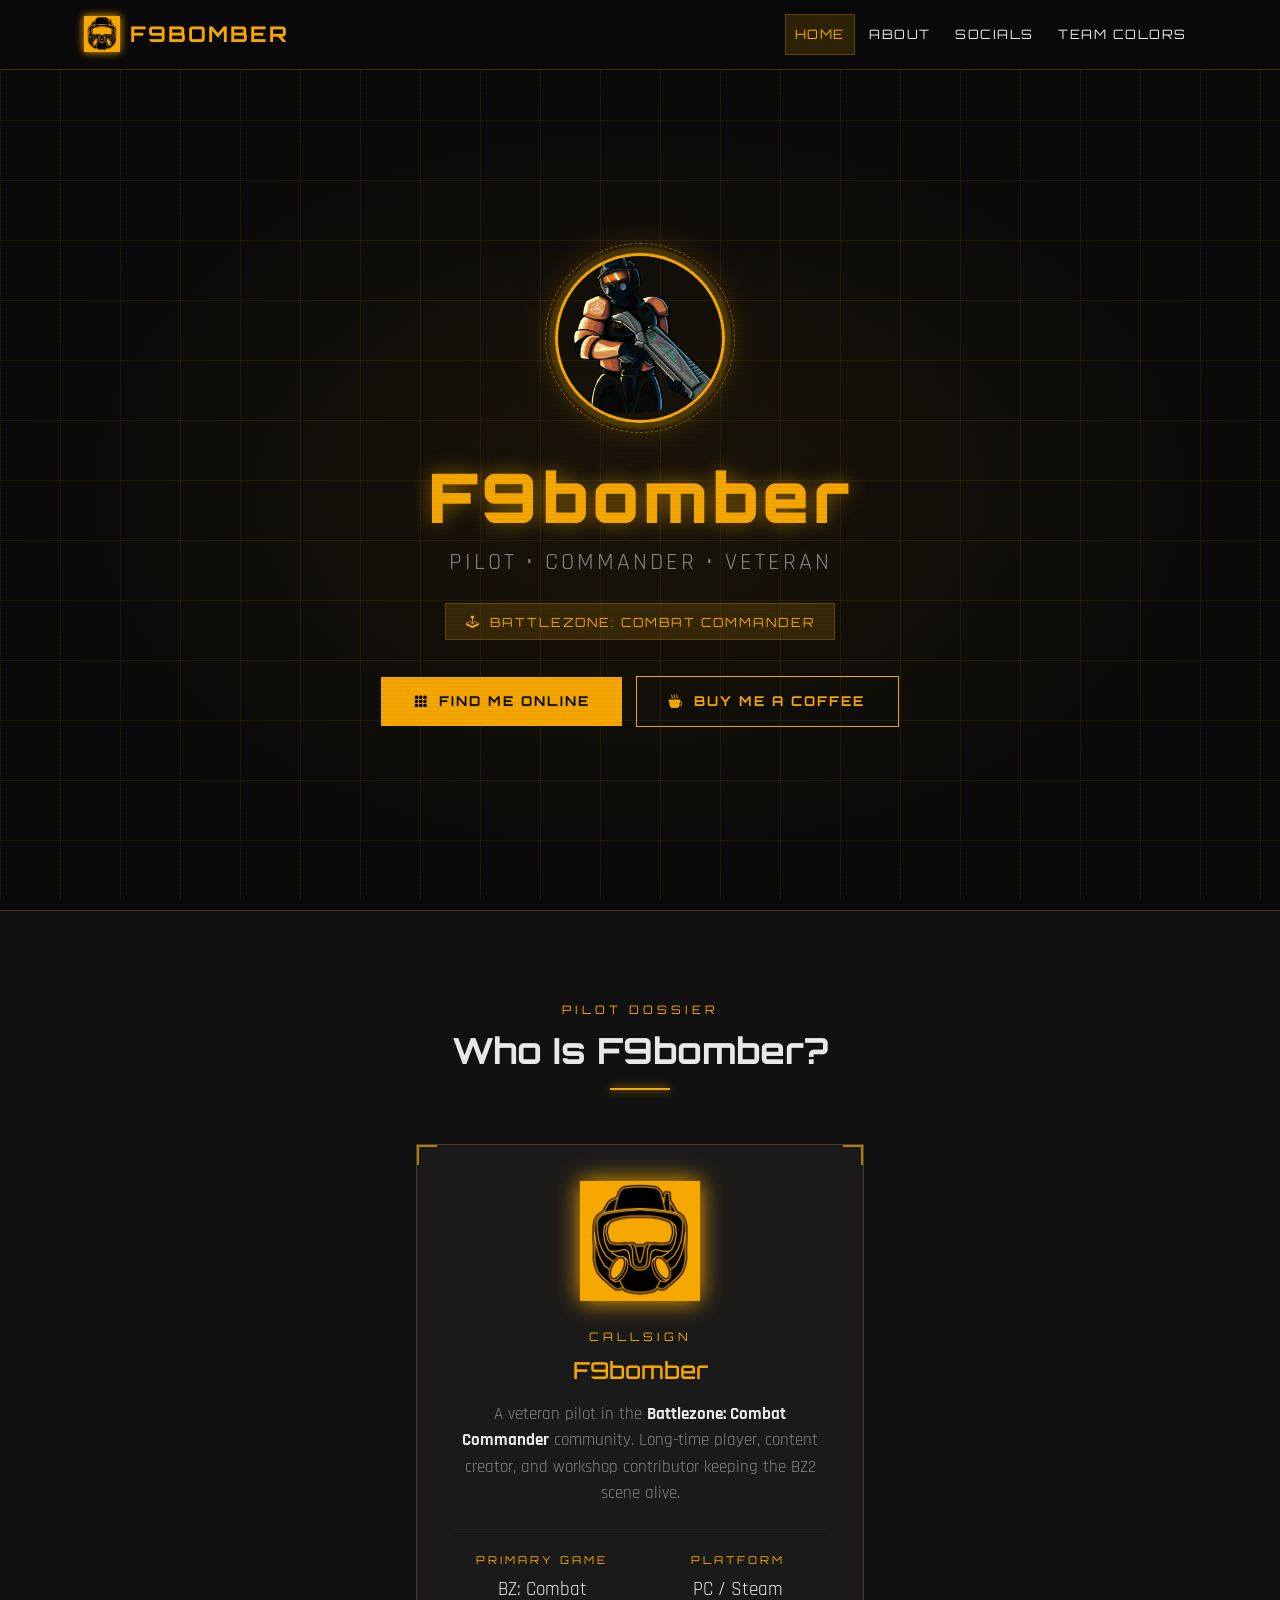
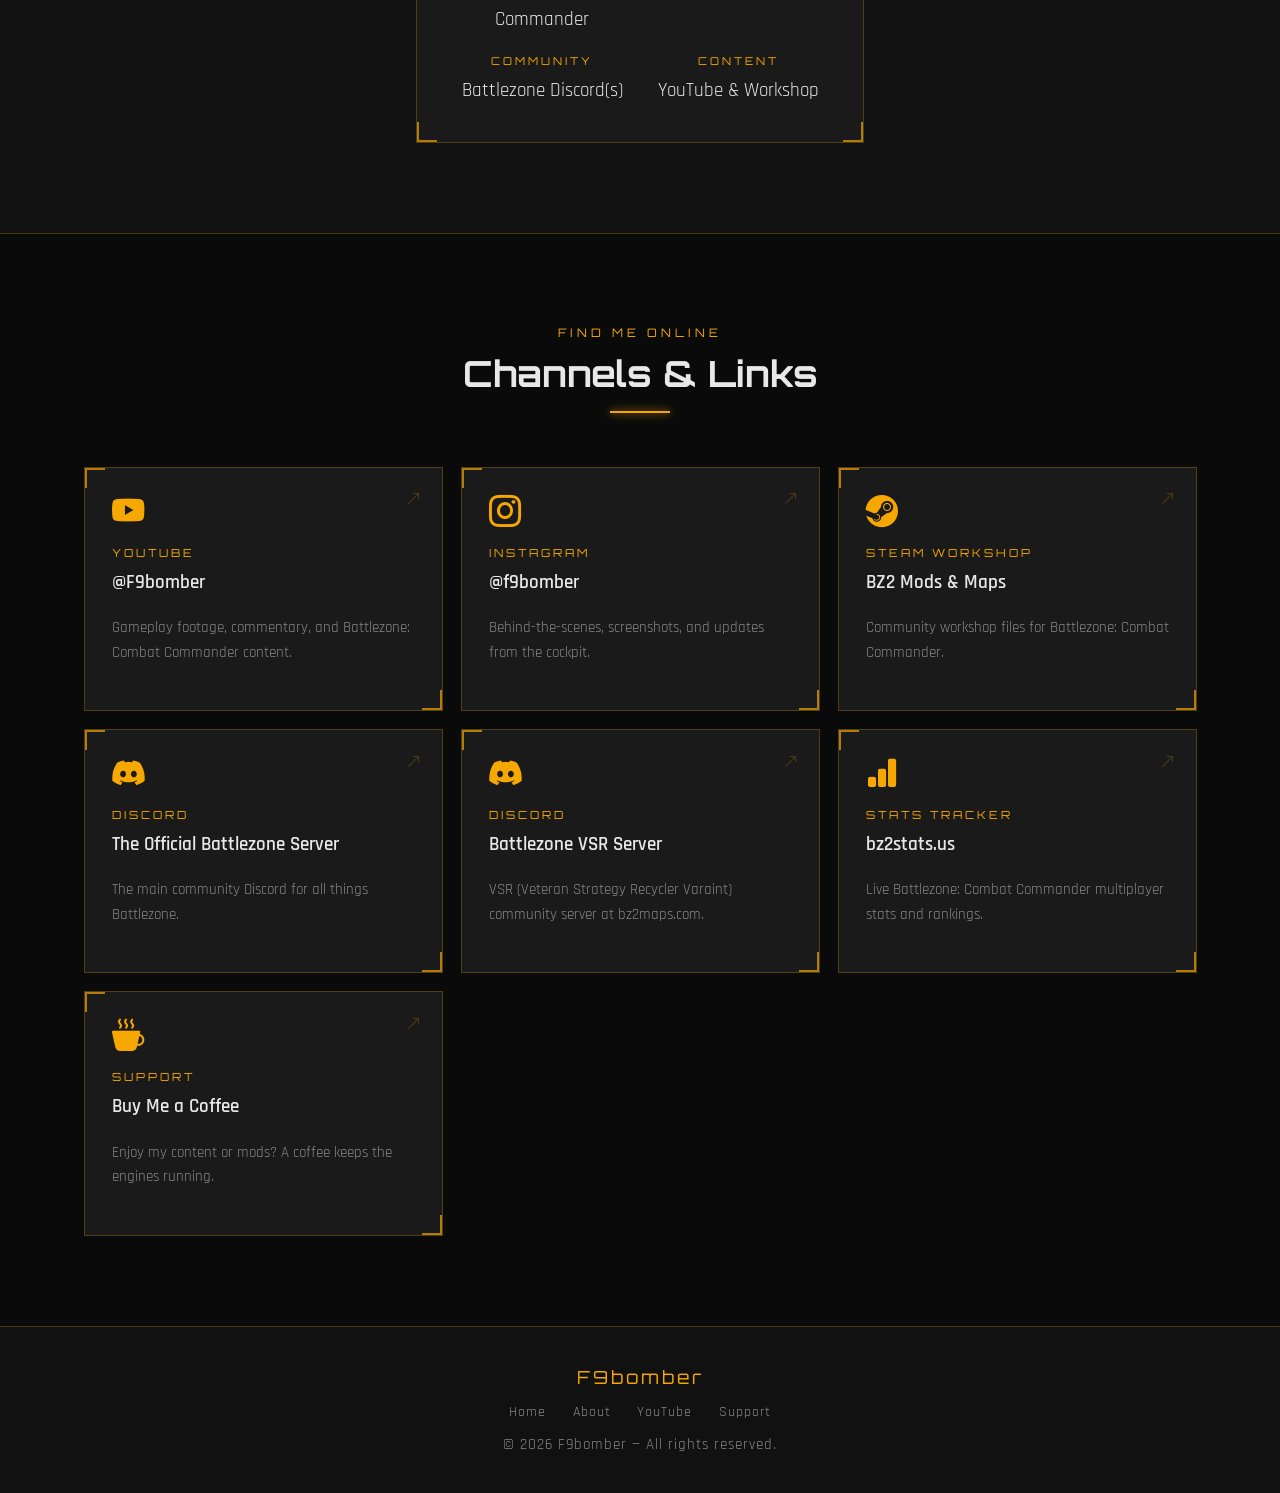
<file: index.html>
<!DOCTYPE html>
<html lang="en">
<head>
  <meta charset="UTF-8" />
  <meta name="viewport" content="width=device-width, initial-scale=1.0" />
  <meta name="description" content="F9bomber — Battlezone: Combat Commander pilot. Gaming hub, socials, and workshop." />
  <meta name="theme-color" content="#f6a800" />

  <!-- Open Graph -->
  <meta property="og:title" content="F9bomber" />
  <meta property="og:description" content="Battlezone: Combat Commander pilot. Gaming hub, socials, and workshop." />
  <meta property="og:image" content="img/BZ_Pilot_Avatar.png" />
  <meta property="og:url" content="https://f9bomber.com" />
  <meta property="og:type" content="website" />

  <title>F9bomber</title>

  <!-- Google Fonts -->
  <link rel="preconnect" href="https://fonts.googleapis.com" />
  <link rel="preconnect" href="https://fonts.gstatic.com" crossorigin />
  <link href="https://fonts.googleapis.com/css2?family=Orbitron:wght@400;700;900&family=Rajdhani:wght@400;500;600&display=swap" rel="stylesheet" />

  <!-- Bootstrap 5 -->
  <link rel="stylesheet" href="https://cdn.jsdelivr.net/npm/bootstrap@5.3.3/dist/css/bootstrap.min.css" />

  <!-- Bootstrap Icons -->
  <link rel="stylesheet" href="https://cdn.jsdelivr.net/npm/bootstrap-icons@1.11.3/font/bootstrap-icons.min.css" />

  <!-- Custom Styles -->
  <link rel="stylesheet" href="css/style.css?v=20261108c" />

  <!-- Favicon -->
  <link rel="icon" type="image/jpeg" href="img/isdf_pilot_logo_pandemic_yellow.jpg" />
</head>

<body>

  <!-- ══════════════════════════════════════════════
       NAVBAR
  ══════════════════════════════════════════════ -->
  <nav class="navbar navbar-expand-lg">
    <div class="container-xl">

      <a class="navbar-brand" href="#hero">
        <img src="img/isdf_pilot_logo_pandemic_yellow.jpg" alt="F9bomber logo" class="brand-icon" />
        F9bomber
      </a>

      <button class="navbar-toggler" type="button"
              data-bs-toggle="collapse" data-bs-target="#navbarMain"
              aria-controls="navbarMain" aria-expanded="false" aria-label="Toggle navigation">
        <span class="navbar-toggler-icon"></span>
      </button>

      <div class="collapse navbar-collapse" id="navbarMain">
        <ul class="navbar-nav ms-auto align-items-lg-center gap-lg-1">
          <li class="nav-item"><a class="nav-link" href="#hero">Home</a></li>
          <li class="nav-item"><a class="nav-link" href="#about">About</a></li>
          <li class="nav-item"><a class="nav-link" href="#socials">Socials</a></li>
          <li class="nav-item"><a class="nav-link" href="teamcolors.html">Team Colors</a></li>
        </ul>
      </div>

    </div>
  </nav>


  <!-- ══════════════════════════════════════════════
       HERO
  ══════════════════════════════════════════════ -->
  <section id="hero" class="scanline">
    <div class="container">
      <div class="row justify-content-center">
        <div class="col-lg-8 col-xl-7 text-center">

          <div class="hero-avatar-wrap">
            <img src="img/BZ_Pilot_Avatar.png" alt="F9bomber avatar" class="hero-avatar" />
          </div>

          <h1 class="hero-callsign">F9bomber</h1>
          <p class="hero-title">Pilot &bull; Commander &bull; Veteran</p>

          <div class="hero-game-badge">
            <i class="bi bi-joystick"></i>
            Battlezone: Combat Commander
          </div>

          <br />

          <a href="#socials" class="hero-cta">
            <i class="bi bi-grid-3x3-gap-fill"></i>
            Find Me Online
          </a>

          <a href="https://www.buymeacoffee.com/F9bomber" target="_blank" rel="noopener noreferrer"
             class="hero-cta ms-2" style="background: transparent; color: var(--amber); border: 1px solid var(--amber);">
            <i class="bi bi-cup-hot-fill"></i>
            Buy Me a Coffee
          </a>

        </div>
      </div>
    </div>
  </section>


  <!-- ══════════════════════════════════════════════
       ABOUT / GAME
  ══════════════════════════════════════════════ -->
  <section id="about">
    <div class="container-xl">

      <div class="section-header">
        <p class="section-label">Pilot Dossier</p>
        <h2 class="section-title">Who Is F9bomber?</h2>
        <div class="section-divider"></div>
      </div>

      <div class="row g-4 justify-content-center">

        <!-- Bio card -->
        <div class="col-md-6 col-lg-5">
          <div class="about-card">
            <div class="bracket-corner tl"></div>
            <div class="bracket-corner tr"></div>
            <div class="bracket-corner bl"></div>
            <div class="bracket-corner br"></div>

            <div class="game-logo-wrap">
              <img src="img/isdf_pilot_logo_pandemic_yellow.jpg" alt="Pilot insignia" class="game-logo" />
            </div>

            <p class="section-label mb-2" style="text-align:center;">Callsign</p>
            <h3 class="text-center mb-3" style="font-family:'Orbitron',monospace;font-size:1.3rem;color:var(--amber);">
              F9bomber
            </h3>
            <p style="color:var(--text-muted);text-align:center;font-size:0.92rem;">
              A veteran pilot in the <strong style="color:var(--text);">Battlezone: Combat Commander</strong>
              community. Long-time player, content creator, and workshop contributor keeping the
              BZ2 scene alive.
            </p>

            <hr style="border-color:var(--border);margin:1.2rem 0;" />

            <div class="row g-3 text-center">
              <div class="col-6">
                <p class="stat-label">Primary Game</p>
                <p class="stat-value">BZ: Combat Commander</p>
              </div>
              <div class="col-6">
                <p class="stat-label">Platform</p>
                <p class="stat-value">PC / Steam</p>
              </div>
              <div class="col-6">
                <p class="stat-label">Community</p>
                <p class="stat-value">Battlezone Discord(s)</p>
              </div>
              <div class="col-6">
                <p class="stat-label">Content</p>
                <p class="stat-value">YouTube &amp; Workshop</p>
              </div>
            </div>
          </div>
        </div>

        <!-- Stats card 
        <div class="col-md-6 col-lg-4">
          <div class="about-card d-flex flex-column gap-3">
            <div class="bracket-corner tl"></div>
            <div class="bracket-corner tr"></div>
            <div class="bracket-corner bl"></div>
            <div class="bracket-corner br"></div>

            <p class="section-label">Mission Briefing</p>

            <div class="d-flex align-items-start gap-3">
              <span style="color:var(--amber);font-size:1.3rem;min-width:28px;">
                <i class="bi bi-controller"></i>
              </span>
              <div>
                <p class="stat-label">Game</p>
                <p class="stat-value">Battlezone: Combat Commander (BZ2)</p>
              </div>
            </div>

            <div class="d-flex align-items-start gap-3">
              <span style="color:var(--amber);font-size:1.3rem;min-width:28px;">
                <i class="bi bi-graph-up-arrow"></i>
              </span>
              <div>
                <p class="stat-label">Stats Tracking</p>
                <p class="stat-value">
                  <a href="https://bz2stats.us/" target="_blank" rel="noopener noreferrer">bz2stats.us</a>
                </p>
              </div>
            </div>

            <div class="d-flex align-items-start gap-3">
              <span style="color:var(--amber);font-size:1.3rem;min-width:28px;">
                <i class="bi bi-tools"></i>
              </span>
              <div>
                <p class="stat-label">Workshop</p>
                <p class="stat-value">Steam Workshop Contributor</p>
              </div>
            </div>

            <div class="d-flex align-items-start gap-3">
              <span style="color:var(--amber);font-size:1.3rem;min-width:28px;">
                <i class="bi bi-people-fill"></i>
              </span>
              <div>
                <p class="stat-label">Community Servers</p>
                <p class="stat-value">Official BZ &amp; VSR Battlezone</p>
              </div>
            </div>

            <div class="d-flex align-items-start gap-3">
              <span style="color:var(--amber);font-size:1.3rem;min-width:28px;">
                <i class="bi bi-camera-video-fill"></i>
              </span>
              <div>
                <p class="stat-label">YouTube</p>
                <p class="stat-value">
                  <a href="https://www.youtube.com/@F9bomber" target="_blank" rel="noopener noreferrer">@F9bomber</a>
                </p>
              </div>
            </div>

          </div>
        </div>
        -->

      </div>
    </div>
  </section>


  <!-- ══════════════════════════════════════════════
       SOCIAL LINKS
  ══════════════════════════════════════════════ -->
  <section id="socials">
    <div class="container-xl">

      <div class="section-header">
        <p class="section-label">Find Me Online</p>
        <h2 class="section-title">Channels &amp; Links</h2>
        <div class="section-divider"></div>
      </div>

      <div class="row g-3">

        <!-- YouTube -->
        <div class="col-sm-6 col-lg-4">
          <a href="https://www.youtube.com/@F9bomber" target="_blank" rel="noopener noreferrer" class="social-card">
            <div class="bracket-corner tl"></div>
            <div class="bracket-corner br"></div>
            <i class="bi bi-youtube social-card-icon"></i>
            <p class="social-card-platform">YouTube</p>
            <p class="social-card-name">@F9bomber</p>
            <p class="social-card-desc">Gameplay footage, commentary, and Battlezone: Combat Commander content.</p>
            <i class="bi bi-arrow-up-right social-card-arrow"></i>
          </a>
        </div>

        <!-- Instagram -->
        <div class="col-sm-6 col-lg-4">
          <a href="https://www.instagram.com/f9bomber/" target="_blank" rel="noopener noreferrer" class="social-card">
            <div class="bracket-corner tl"></div>
            <div class="bracket-corner br"></div>
            <i class="bi bi-instagram social-card-icon"></i>
            <p class="social-card-platform">Instagram</p>
            <p class="social-card-name">@f9bomber</p>
            <p class="social-card-desc">Behind-the-scenes, screenshots, and updates from the cockpit.</p>
            <i class="bi bi-arrow-up-right social-card-arrow"></i>
          </a>
        </div>

        <!-- Steam Workshop -->
        <div class="col-sm-6 col-lg-4">
          <a href="https://steamcommunity.com/profiles/76561198026325621/myworkshopfiles/?appid=624970"
             target="_blank" rel="noopener noreferrer" class="social-card">
            <div class="bracket-corner tl"></div>
            <div class="bracket-corner br"></div>
            <i class="bi bi-steam social-card-icon"></i>
            <p class="social-card-platform">Steam Workshop</p>
            <p class="social-card-name">BZ2 Mods &amp; Maps</p>
            <p class="social-card-desc">Community workshop files for Battlezone: Combat Commander.</p>
            <i class="bi bi-arrow-up-right social-card-arrow"></i>
          </a>
        </div>

        <!-- Discord – Official BZ -->
        <div class="col-sm-6 col-lg-4">
          <a href="https://discord.gg/kw9Frv5" target="_blank" rel="noopener noreferrer" class="social-card">
            <div class="bracket-corner tl"></div>
            <div class="bracket-corner br"></div>
            <i class="bi bi-discord social-card-icon"></i>
            <p class="social-card-platform">Discord</p>
            <p class="social-card-name">The Official Battlezone Server</p>
            <p class="social-card-desc">The main community Discord for all things Battlezone.</p>
            <i class="bi bi-arrow-up-right social-card-arrow"></i>
          </a>
        </div>

        <!-- Discord – VSR -->
        <div class="col-sm-6 col-lg-4">
          <a href="https://www.bz2maps.com/" target="_blank" rel="noopener noreferrer" class="social-card">
            <div class="bracket-corner tl"></div>
            <div class="bracket-corner br"></div>
            <i class="bi bi-discord social-card-icon"></i>
            <p class="social-card-platform">Discord</p>
            <p class="social-card-name">Battlezone VSR Server</p>
            <p class="social-card-desc">VSR (Veteran Strategy Recycler Varaint) community server at bz2maps.com.</p>
            <i class="bi bi-arrow-up-right social-card-arrow"></i>
          </a>
        </div>

        <!-- BZ2 Stats -->
        <div class="col-sm-6 col-lg-4">
          <a href="https://bz2stats.us/" target="_blank" rel="noopener noreferrer" class="social-card">
            <div class="bracket-corner tl"></div>
            <div class="bracket-corner br"></div>
            <i class="bi bi-bar-chart-fill social-card-icon"></i>
            <p class="social-card-platform">Stats Tracker</p>
            <p class="social-card-name">bz2stats.us</p>
            <p class="social-card-desc">Live Battlezone: Combat Commander multiplayer stats and rankings.</p>
            <i class="bi bi-arrow-up-right social-card-arrow"></i>
          </a>
        </div>

        <!-- Buy Me a Coffee -->
        <div class="col-sm-6 col-lg-4">
          <a href="https://www.buymeacoffee.com/F9bomber" target="_blank" rel="noopener noreferrer" class="social-card">
            <div class="bracket-corner tl"></div>
            <div class="bracket-corner br"></div>
            <i class="bi bi-cup-hot-fill social-card-icon"></i>
            <p class="social-card-platform">Support</p>
            <p class="social-card-name">Buy Me a Coffee</p>
            <p class="social-card-desc">Enjoy my content or mods? A coffee keeps the engines running.</p>
            <i class="bi bi-arrow-up-right social-card-arrow"></i>
          </a>
        </div>

      </div>
    </div>
  </section>


  <!-- ══════════════════════════════════════════════
       FOOTER
  ══════════════════════════════════════════════ -->
  <footer>
    <div class="container">
      <div class="footer-brand">F9bomber</div>
      <div class="footer-links mb-2">
        <a href="#hero">Home</a>
        <a href="#about">About</a>
        <a href="https://www.youtube.com/@F9bomber" target="_blank" rel="noopener noreferrer">YouTube</a>
        <a href="https://www.buymeacoffee.com/F9bomber" target="_blank" rel="noopener noreferrer">Support</a>
      </div>
      <p style="margin:0;">
        &copy; <span id="year"></span> F9bomber &mdash; All rights reserved.
        <!--
        &nbsp;|&nbsp; Battlezone: Combat Commander is a trademark of its respective owners.
        -->
      </p>
    </div>
  </footer>


  <!-- ── Scripts ── -->
  <script src="https://cdn.jsdelivr.net/npm/bootstrap@5.3.3/dist/js/bootstrap.bundle.min.js"></script>
  <script src="js/main.js"></script>
  <script>document.getElementById('year').textContent = new Date().getFullYear();</script>

</body>
</html>
</file>
<file: css/style.css>
/* ============================================================
   F9bomber.com — Custom Styles
   Theme: Black (#0a0a0a) + Amber (#f6a800)
   ============================================================ */

:root {
  --amber: #f6a800;
  --amber-dim: #c98b00;
  --amber-glow: rgba(246, 168, 0, 0.15);
  --black: #0a0a0a;
  --surface: #111111;
  --surface-2: #1a1a1a;
  --border: rgba(246, 168, 0, 0.25);
  --text: #e8e8e8;
  --text-muted: #888888;
  --text-soft: #c4c4c4;      /* readable secondary text on dark cards */
  --card-bg: #111111;        /* solid card fill */
  --font-display: 'Orbitron', monospace;
}

/* ── Reset & Base ── */
*, *::before, *::after { box-sizing: border-box; }

/* 18px base (was the browser's 16px) — every rem-based size scales with it */
html { scroll-behavior: smooth; font-size: 112.5%; }

body {
  background-color: var(--black);
  color: var(--text);
  font-family: 'Rajdhani', 'Segoe UI', sans-serif;
  font-size: 1rem;
  line-height: 1.6;
  overflow-x: hidden;
  display: flex;
  flex-direction: column;
  min-height: 100vh;
}

body > footer { margin-top: auto; }

/* ── Wireframe Grid Overlay ── */
body::before {
  content: '';
  position: fixed;
  inset: 0;
  background-image:
    linear-gradient(var(--border) 1px, transparent 1px),
    linear-gradient(90deg, var(--border) 1px, transparent 1px);
  background-size: 60px 60px;
  pointer-events: none;
  z-index: 0;
  opacity: 0.35;
}

/* ── Corner Bracket Decoration ── */
.bracket-corner {
  position: absolute;
  width: 20px;
  height: 20px;
  border-color: var(--amber);
  border-style: solid;
  opacity: 0.7;
}
.bracket-corner.tl { top: 0; left: 0;  border-width: 2px 0 0 2px; }
.bracket-corner.tr { top: 0; right: 0; border-width: 2px 2px 0 0; }
.bracket-corner.bl { bottom: 0; left: 0;  border-width: 0 0 2px 2px; }
.bracket-corner.br { bottom: 0; right: 0; border-width: 0 2px 2px 0; }

/* ── Scrollbar ── */
::-webkit-scrollbar { width: 6px; }
::-webkit-scrollbar-track { background: var(--black); }
::-webkit-scrollbar-thumb { background: var(--amber-dim); border-radius: 3px; }

/* ── Links ── */
a { color: var(--amber); text-decoration: none; transition: color 0.2s; }
a:hover { color: #fff; }

/* ── Navbar ── */
.navbar {
  background-color: rgba(10, 10, 10, 0.92) !important;
  border-bottom: 1px solid var(--border);
  backdrop-filter: blur(8px);
  -webkit-backdrop-filter: blur(8px);
  position: sticky;
  top: 0;
  z-index: 1000;
  padding: 0.6rem 1rem;
}

.navbar-brand {
  display: flex;
  align-items: center;
  gap: 0.6rem;
  font-family: 'Orbitron', monospace;
  font-size: 1.2rem;
  font-weight: 700;
  color: var(--amber) !important;
  letter-spacing: 2px;
  text-transform: uppercase;
}

.brand-icon {
  width: 36px;
  height: 36px;
  object-fit: contain;
  filter: drop-shadow(0 0 4px var(--amber));
}

.navbar-nav .nav-link {
  color: var(--text) !important;
  font-family: 'Orbitron', monospace;
  font-size: 0.72rem;
  letter-spacing: 1.5px;
  text-transform: uppercase;
  padding: 0.5rem 0.9rem;
  border: 1px solid transparent;
  transition: color 0.2s, border-color 0.2s, background 0.2s;
}

.navbar-nav .nav-link:hover,
.navbar-nav .nav-link.active {
  color: var(--amber) !important;
  border-color: var(--border);
  background: var(--amber-glow);
}

/* Armory CTA — filled amber button */
.navbar-nav .nav-link.nav-cta {
  color: var(--black) !important;
  background: var(--amber);
  border-color: var(--amber);
}
.navbar-nav .nav-link.nav-cta:hover {
  background: var(--amber-dim);
  border-color: var(--amber-dim);
  color: var(--black) !important;
}

.navbar-toggler {
  border-color: var(--border);
}
.navbar-toggler-icon {
  background-image: url("data:image/svg+xml,%3csvg xmlns='http://www.w3.org/2000/svg' viewBox='0 0 30 30'%3e%3cpath stroke='%23f6a800' stroke-linecap='round' stroke-miterlimit='10' stroke-width='2' d='M4 7h22M4 15h22M4 23h22'/%3e%3c/svg%3e");
}

/* ── Section Base ── */
section {
  position: relative;
  z-index: 1;
}

/* ── Hero ── */
#hero {
  min-height: calc(100vh - 60px);
  display: flex;
  align-items: center;
  justify-content: center;
  text-align: center;
  padding: 4rem 1.5rem;
  background: radial-gradient(ellipse at center, rgba(246,168,0,0.07) 0%, transparent 70%);
}

.hero-avatar-wrap {
  position: relative;
  display: inline-block;
  margin-bottom: 1.8rem;
}

.hero-avatar {
  width: 170px;
  height: 170px;
  object-fit: cover;
  border-radius: 50%;
  border: 3px solid var(--amber);
  box-shadow:
    0 0 0 6px rgba(246,168,0,0.12),
    0 0 30px rgba(246,168,0,0.3),
    0 0 60px rgba(246,168,0,0.1);
}

/* Rotating ring */
.hero-avatar-wrap::before {
  content: '';
  position: absolute;
  inset: -10px;
  border-radius: 50%;
  border: 1px dashed rgba(246,168,0,0.45);
  animation: spin 20s linear infinite;
}

@keyframes spin { to { transform: rotate(360deg); } }

.hero-callsign {
  font-family: 'Orbitron', monospace;
  font-size: clamp(2rem, 6vw, 3.8rem);
  font-weight: 900;
  letter-spacing: 4px;
  color: var(--amber);
  text-shadow: 0 0 20px rgba(246,168,0,0.5);
  margin-bottom: 0.3rem;
}

.hero-title {
  font-family: 'Rajdhani', sans-serif;
  font-size: clamp(1rem, 2.5vw, 1.35rem);
  color: var(--text-muted);
  letter-spacing: 3px;
  text-transform: uppercase;
  margin-bottom: 1.2rem;
}

.hero-game-badge {
  display: inline-flex;
  align-items: center;
  gap: 0.5rem;
  border: 1px solid var(--border);
  background: var(--amber-glow);
  color: var(--amber);
  font-family: 'Orbitron', monospace;
  font-size: 0.7rem;
  letter-spacing: 2px;
  text-transform: uppercase;
  padding: 0.4rem 1.1rem;
  margin-bottom: 2rem;
}

.hero-cta {
  display: inline-flex;
  align-items: center;
  gap: 0.5rem;
  background: var(--amber);
  color: var(--black);
  font-family: 'Orbitron', monospace;
  font-size: 0.75rem;
  font-weight: 700;
  letter-spacing: 2px;
  text-transform: uppercase;
  padding: 0.75rem 1.8rem;
  border: none;
  cursor: pointer;
  transition: background 0.2s, box-shadow 0.2s;
  text-decoration: none;
}

.hero-cta:hover {
  background: #fff;
  color: var(--black);
  box-shadow: 0 0 20px rgba(246,168,0,0.5);
}

/* ── Section Headers ── */
.section-header {
  text-align: center;
  margin-bottom: 3rem;
}

.section-label {
  font-family: 'Orbitron', monospace;
  font-size: 0.65rem;
  letter-spacing: 4px;
  color: var(--amber);
  text-transform: uppercase;
  margin-bottom: 0.5rem;
}

.section-title {
  font-family: 'Orbitron', monospace;
  font-size: clamp(1.4rem, 3.5vw, 2rem);
  font-weight: 700;
  color: var(--text);
  margin-bottom: 0;
}

.section-divider {
  width: 60px;
  height: 2px;
  background: var(--amber);
  margin: 0.9rem auto 0;
  box-shadow: 0 0 8px var(--amber);
}

/* ── About / Game Section ── */
#about {
  padding: 5rem 0;
  background: var(--surface);
  border-top: 1px solid var(--border);
  border-bottom: 1px solid var(--border);
}

.about-card {
  position: relative;
  background: var(--surface-2);
  border: 1px solid var(--border);
  padding: 2rem;
  height: 100%;
}

.about-card .stat-label {
  font-family: 'Orbitron', monospace;
  font-size: 0.6rem;
  letter-spacing: 3px;
  color: var(--amber);
  text-transform: uppercase;
  margin-bottom: 0.3rem;
}

.about-card .stat-value {
  font-size: 1.05rem;
  color: var(--text);
  margin-bottom: 0;
}

.game-logo-wrap {
  position: relative;
  display: flex;
  justify-content: center;
  margin-bottom: 1.5rem;
}

.game-logo {
  width: 120px;
  height: 120px;
  object-fit: contain;
  filter: drop-shadow(0 0 12px var(--amber));
}

/* ── Socials Grid ── */
#socials {
  padding: 5rem 0;
}

.social-card {
  position: relative;
  display: flex;
  flex-direction: column;
  align-items: flex-start;
  background: var(--surface-2);
  border: 1px solid var(--border);
  padding: 1.5rem;
  height: 100%;
  transition: border-color 0.2s, background 0.2s, transform 0.2s;
  text-decoration: none;
  color: var(--text);
}

.social-card:hover {
  border-color: var(--amber);
  background: var(--amber-glow);
  transform: translateY(-3px);
  color: var(--text);
}

.social-card-icon {
  font-size: 1.8rem;
  margin-bottom: 0.8rem;
  color: var(--amber);
  line-height: 1;
}

.social-card-platform {
  font-family: 'Orbitron', monospace;
  font-size: 0.62rem;
  letter-spacing: 3px;
  color: var(--amber);
  text-transform: uppercase;
  margin-bottom: 0.3rem;
}

.social-card-name {
  font-size: 1.05rem;
  font-weight: 600;
  color: var(--text);
  margin-bottom: 0.4rem;
}

.social-card-desc {
  font-size: 0.85rem;
  color: var(--text-muted);
  margin-top: auto;
  padding-top: 0.6rem;
}

.social-card-arrow {
  position: absolute;
  top: 1.2rem;
  right: 1.2rem;
  color: var(--border);
  font-size: 0.8rem;
  transition: color 0.2s;
}

.social-card:hover .social-card-arrow {
  color: var(--amber);
}

/* ── Stats Bar ── */
#stats-bar {
  background: var(--surface);
  border-top: 1px solid var(--border);
  border-bottom: 1px solid var(--border);
  padding: 1.5rem 0;
}

.stat-item {
  text-align: center;
  padding: 0.5rem 1rem;
}

.stat-item .num {
  font-family: 'Orbitron', monospace;
  font-size: 1.5rem;
  font-weight: 700;
  color: var(--amber);
  display: block;
}

.stat-item .lbl {
  font-size: 0.75rem;
  letter-spacing: 2px;
  color: var(--text-muted);
  text-transform: uppercase;
}

/* ── Footer ── */
footer {
  background: var(--surface);
  border-top: 1px solid var(--border);
  padding: 2rem 0;
  text-align: center;
  color: var(--text-muted);
  font-size: 0.82rem;
  letter-spacing: 1px;
  position: relative;
  z-index: 1;
}

footer .footer-brand {
  font-family: 'Orbitron', monospace;
  font-size: 1rem;
  color: var(--amber);
  letter-spacing: 3px;
  margin-bottom: 0.5rem;
}

footer .footer-links a {
  color: var(--text-muted);
  margin: 0 0.6rem;
  font-size: 0.8rem;
  transition: color 0.2s;
}

footer .footer-links a:hover {
  color: var(--amber);
}

/* ── Utility ── */
.text-amber { color: var(--amber); }
.border-amber { border-color: var(--amber) !important; }

/* ══════════════════════════════════════════════
   UNIT / ARMORY PAGE
══════════════════════════════════════════════ */

/* Unit header */
#unit-header {
  padding: 3rem 0 2.2rem;
  background: radial-gradient(ellipse at center top, rgba(246,168,0,0.07) 0%, transparent 55%);
  border-bottom: 1px solid var(--border);
}

.unit-subtitle {
  font-family: 'Rajdhani', sans-serif;
  font-size: 0.88rem;
  color: var(--text-muted);
  letter-spacing: 2.5px;
  text-transform: uppercase;
  margin-top: 0.65rem;
  margin-bottom: 0;
}

/* 3D Viewer container */
#unit-viewer {
  padding: 0;
  background: var(--black);
  border-bottom: 1px solid var(--border);
}

#viewer-canvas-wrap {
  position: relative;
  width: 100%;
  height: 65vh;
  min-height: 420px;
  background: var(--black);
  overflow: hidden;
}

#viewer-canvas-wrap canvas {
  display: block;
}

/* Loading overlay */
#viewer-loading {
  position: absolute;
  inset: 0;
  display: flex;
  align-items: center;
  justify-content: center;
  background: var(--black);
  z-index: 10;
  transition: opacity 0.5s ease;
}

.viewer-spinner {
  width: 36px;
  height: 36px;
  border: 2px solid var(--border);
  border-top-color: var(--amber);
  border-radius: 50%;
  animation: spin 0.75s linear infinite;
  margin: 0 auto 1rem;
}

.viewer-loading-text {
  font-family: 'Orbitron', monospace;
  font-size: 0.62rem;
  letter-spacing: 3px;
  color: var(--amber);
  text-transform: uppercase;
  text-align: center;
}

/* Interaction hint */
#spin-hint {
  position: absolute;
  bottom: 1.2rem;
  left: 50%;
  transform: translateX(-50%);
  font-family: 'Orbitron', monospace;
  font-size: 0.58rem;
  letter-spacing: 2px;
  color: var(--text-muted);
  text-transform: uppercase;
  background: rgba(10, 10, 10, 0.78);
  padding: 0.4rem 1.1rem;
  border: 1px solid var(--border);
  pointer-events: none;
  white-space: nowrap;
  transition: opacity 0.5s ease;
  z-index: 5;
}

/* Faction badge (top-right of viewer) */
.viewer-badge {
  position: absolute;
  top: 1rem;
  right: 1.5rem;
  font-family: 'Orbitron', monospace;
  font-size: 0.58rem;
  letter-spacing: 3px;
  color: var(--amber);
  text-transform: uppercase;
  background: rgba(10, 10, 10, 0.78);
  padding: 0.35rem 0.85rem;
  border: 1px solid var(--border);
  pointer-events: none;
  z-index: 5;
}

/* Unit profile section */
#unit-profile {
  padding: 5rem 0;
  background: var(--surface);
  border-bottom: 1px solid var(--border);
}

/* Spec table rows inside about-card */
.spec-row {
  display: flex;
  justify-content: space-between;
  align-items: baseline;
  padding: 0.5rem 0;
  border-bottom: 1px solid rgba(246, 168, 0, 0.1);
  gap: 1rem;
}
.spec-row:last-child { border-bottom: none; }

.spec-key {
  font-family: 'Orbitron', monospace;
  font-size: 0.58rem;
  letter-spacing: 2px;
  color: var(--amber);
  text-transform: uppercase;
  white-space: nowrap;
  flex-shrink: 0;
}

.spec-val {
  font-size: 0.9rem;
  color: var(--text);
  text-align: right;
}

/* Tactical callout block */
.tactical-callout {
  background: var(--amber-glow);
  border-left: 2px solid var(--amber);
  padding: 0.75rem 1rem;
  margin-top: 1.2rem;
  font-size: 0.85rem;
  color: var(--text-muted);
}

/* Colour controls */
#viewer-colour-controls {
  position: absolute;
  top: 1rem;
  left: 1.5rem;
  display: flex;
  flex-direction: column;
  gap: 0.3rem;
  background: rgba(10, 10, 10, 0.78);
  border: 1px solid var(--border);
  padding: 0.5rem 0.75rem;
  pointer-events: all;
  z-index: 5;
}

.viewer-ctrl-row {
  display: flex;
  align-items: center;
  gap: 0.45rem;
}

.viewer-controls-label {
  font-family: 'Orbitron', monospace;
  font-size: 0.55rem;
  letter-spacing: 2px;
  color: var(--amber);
  text-transform: uppercase;
  margin-right: 0.2rem;
  white-space: nowrap;
}

.tint-swatch {
  width: 18px;
  height: 18px;
  border: 1px solid rgba(255, 255, 255, 0.2);
  border-radius: 2px;
  cursor: pointer;
  padding: 0;
  transition: border-color 0.15s, transform 0.15s;
  flex-shrink: 0;
  background: transparent;
  color: var(--text-muted);
  font-size: 0.65rem;
  line-height: 18px;
  text-align: center;
  touch-action: manipulation;
}

.tint-swatch:hover  { border-color: #fff; transform: scale(1.15); }
.tint-swatch.active { border-color: var(--amber); border-width: 2px; }

#tint-picker {
  width: 18px;
  height: 18px;
  border: 1px solid rgba(255, 255, 255, 0.2);
  border-radius: 2px;
  cursor: pointer;
  padding: 0;
  background: none;
  flex-shrink: 0;
}

#tint-picker:hover { border-color: #fff; }

/* RGBA live inputs */
.rgba-label {
  font-family: 'Orbitron', monospace;
  font-size: 0.48rem;
  letter-spacing: 1px;
  color: var(--amber);
  text-transform: uppercase;
  flex-shrink: 0;
}

.rgba-input {
  width: 38px;
  background: transparent;
  border: 1px solid var(--border);
  color: var(--text);
  font-family: 'Orbitron', monospace;
  font-size: 0.5rem;
  text-align: center;
  padding: 0.15rem 0.2rem;
  -moz-appearance: textfield;
}
.rgba-input::-webkit-inner-spin-button,
.rgba-input::-webkit-outer-spin-button { -webkit-appearance: none; margin: 0; }
.rgba-input:focus { outline: none; border-color: var(--amber); }

/* Day / Night slider + Grunge slider — shared chrome */
#viewer-time-controls,
#viewer-grunge-controls {
  position: absolute;
  right: 1.5rem;
  display: flex;
  align-items: center;
  gap: 0.5rem;
  background: rgba(10, 10, 10, 0.78);
  border: 1px solid var(--border);
  padding: 0.35rem 0.75rem;
  pointer-events: all;
  z-index: 5;
  color: var(--amber);
  font-size: 0.72rem;
}

#viewer-time-controls   { bottom: 3rem; }
#viewer-grunge-controls { bottom: 5.5rem; }

#time-slider,
#grunge-slider {
  width: 80px;
  accent-color: var(--amber);
  cursor: pointer;
}

/* ── Armory responsive overrides ── */
@media (max-width: 767.98px) {
  #viewer-canvas-wrap { height: 52vh; min-height: 300px; }
  #spin-hint          { font-size: 0.52rem; bottom: 0.8rem; padding: 0.3rem 0.75rem; }
  .viewer-badge       { display: none; }
  #tint-rgba-row      { display: none; }   /* too cramped on mobile */
  #viewer-time-controls   { bottom: 0.8rem; right: 0.75rem; }
  #viewer-grunge-controls { bottom: 3.1rem; right: 0.75rem; }
  #time-slider,
  #grunge-slider      { width: 60px; }
}

/* ══════════════════════════════════════════════════════════════
   TEAM COLOURS PAGE
══════════════════════════════════════════════════════════════ */

/* viewer-canvas-wrap used as class on teamcolors.html */
.viewer-canvas-wrap {
  position: relative;
  width: 100%;
  height: 500px;
  background: #000;
  overflow: hidden;
}

.viewer-canvas-wrap canvas {
  display: block;
  max-width: 100%;
}

/* viewer-loading / spin-hint / grunge+time controls — reuse
   existing ID rules but also work when inside .tc-slot via class */
.viewer-loading {
  position: absolute;
  inset: 0;
  display: flex;
  align-items: center;
  justify-content: center;
  background: rgba(0, 0, 0, 0.85);
  z-index: 10;
  transition: opacity 0.5s ease;
}

.spin-hint {
  position: absolute;
  bottom: 1rem;
  left: 50%;
  transform: translateX(-50%);
  font-size: 0.6rem;
  letter-spacing: 0.06em;
  color: var(--text-muted);
  background: rgba(10,10,10,0.72);
  border: 1px solid var(--border);
  padding: 0.3rem 0.9rem;
  pointer-events: none;
  white-space: nowrap;
  z-index: 5;
}

/* Page header */
#tc-header {
  padding: 2.5rem 0 1.5rem;
  text-align: center;
  border-bottom: 1px solid var(--border);
}

.tc-subtitle {
  color: var(--text-soft);
  font-size: 1.1rem;
  margin: 0.5rem 0 0;
}

#tc-viewers {
  padding: 2rem 0 1rem;
}

.tc-viewer-row {
  display: grid;
  grid-template-columns: 1fr 1fr;
  gap: 1.5rem;
}

.tc-slot {
  display: flex;
  flex-direction: column;
  gap: 0.75rem;
  min-width: 0; /* prevent grid item from overflowing its column */
}

/* Slot header: faction logo + team label + unit switcher */
.tc-slot-head {
  display: flex;
  align-items: center;
  flex-wrap: wrap;
  gap: 0.5rem 0.85rem;
}

.tc-faction-logo {
  width: 44px;
  height: 44px;
  object-fit: contain;
  flex-shrink: 0;
  filter: drop-shadow(0 0 3px rgba(246, 168, 0, 0.55));
}

.tc-slot-title {
  min-width: 0;
  margin-right: auto;
}

.tc-team-label {
  font-family: var(--font-display);
  font-size: 0.85rem;
  letter-spacing: 0.16em;
  text-transform: uppercase;
  color: var(--amber);
  margin: 0;
  line-height: 1.3;
}

.tc-team-range {
  font-size: 0.85rem;
  letter-spacing: 0.04em;
  color: var(--text-soft);
  font-family: 'Rajdhani', sans-serif;
  text-transform: none;
}

.tc-unit-name {
  font-size: 1.05rem;
  font-weight: 600;
  color: var(--text);
  margin: 0;
  line-height: 1.3;
}

/* Stock vs expanded-universe labelling */
.tc-legend {
  font-size: 0.95rem;
  color: var(--text-muted);
  margin: 0.6rem 0 0;
}
.tc-legend .tc-origin-tag,
.tc-legend .tc-mod-tag { margin: 0 0.3rem 0 0.6rem; }
.tc-legend .tc-origin-tag:first-child { margin-left: 0; }

.tc-origin-tag,
.tc-mod-tag {
  display: inline-block;
  vertical-align: 0.12em;
  font-family: var(--font-display);
  font-size: 0.56rem;
  font-weight: 400;
  letter-spacing: 0.1em;
  text-transform: uppercase;
  line-height: 1;
  padding: 0.22rem 0.4rem;
  border: 1px solid var(--text-muted);
  color: var(--text-soft);
  white-space: nowrap;
}
.tc-unit-name .tc-origin-tag { margin-left: 0.5rem; }
.tc-origin-tag.is-expanded,
.tc-mod-tag {
  border-color: #b48cff;
  color: #cdb4ff;
}

.tc-origin-note {
  display: flex;
  gap: 0.65rem;
  align-items: flex-start;
  background: var(--card-bg);
  border: 1px solid rgba(180, 140, 255, 0.45);
  border-left: 3px solid #b48cff;
  padding: 0.6rem 0.8rem;
  font-size: 0.92rem;
  color: var(--text-soft);
  line-height: 1.45;
}
.tc-origin-note[hidden] { display: none; }
/* Keep both viewers level: the note sits below the 3D view, above the sliders */
.tc-slot > .tc-origin-note     { order: 1; }
.tc-slot > .tc-view-controls,
.tc-slot > .tc-colour-controls { order: 2; }
.tc-origin-note i { color: #b48cff; margin-top: 0.15rem; }
.tc-origin-note p { margin: 0; }
.tc-origin-note strong { color: var(--text); font-weight: 600; }
.tc-origin-note a { color: #cdb4ff; text-decoration: underline; text-underline-offset: 2px; }
.tc-origin-note a:hover { color: #fff; }

/* Per-team unit switcher (ISDF / Scion / …) */
.tc-unit-switch {
  display: flex;
  flex-wrap: wrap;
  gap: 0.4rem;
}

.tc-unit-btn {
  display: inline-flex;
  align-items: center;
  gap: 0.45rem;
  font-family: var(--font-display);
  font-size: 0.72rem;
  letter-spacing: 0.08em;
  text-transform: uppercase;
  background: var(--card-bg);
  border: 1px solid var(--border);
  color: var(--text);
  padding: 0.4rem 0.8rem;
  min-height: 40px;
  cursor: pointer;
  touch-action: manipulation;
  transition: background 0.15s, color 0.15s, border-color 0.15s;
}
.tc-unit-btn img {
  width: 22px;
  height: 22px;
  object-fit: contain;
}
/* Divider between stock factions and the first mod faction */
.tc-unit-btn:not(.is-mod) + .tc-unit-btn.is-mod { margin-left: 0.55rem; position: relative; }
.tc-unit-btn:not(.is-mod) + .tc-unit-btn.is-mod::before {
  content: '';
  position: absolute;
  left: calc(-0.475rem - 1px);
  top: 15%;
  height: 70%;
  border-left: 1px solid var(--border);
}
.tc-unit-btn .tc-mod-tag     { font-size: 0.5rem; padding: 0.18rem 0.3rem; }
.tc-unit-btn.active .tc-mod-tag { border-color: #000; color: #000; }
.tc-unit-btn:hover         { border-color: var(--amber); color: var(--amber); }
.tc-unit-btn.active        { background: var(--amber); border-color: var(--amber); color: #000; }
.tc-unit-btn:focus-visible { outline: 2px solid var(--amber); outline-offset: 2px; }

/* Spin toggle (all screen sizes) */
.viewer-spin-btn {
  position: absolute;
  top: 0.85rem;
  left: 0.85rem;
  z-index: 6;
  display: inline-flex;
  align-items: center;
  gap: 0.4rem;
  font-family: var(--font-display);
  font-size: 0.66rem;
  letter-spacing: 0.1em;
  text-transform: uppercase;
  color: var(--text);
  background: rgba(10, 10, 10, 0.78);
  border: 1px solid var(--border);
  padding: 0.4rem 0.7rem;
  min-height: 36px;
  cursor: pointer;
  touch-action: manipulation;
  transition: background 0.15s, color 0.15s, border-color 0.15s;
}
.viewer-spin-btn:hover         { border-color: var(--amber); color: var(--amber); }
.viewer-spin-btn.active        { background: var(--amber); border-color: var(--amber); color: #000; }
.viewer-spin-btn.active i      { animation: spin-icon 1.6s linear infinite; }
.viewer-spin-btn:focus-visible { outline: 2px solid var(--amber); outline-offset: 2px; }
.viewer-spin-state             { font-weight: 700; }
@keyframes spin-icon { to { transform: rotate(360deg); } }
@media (prefers-reduced-motion: reduce) {
  .viewer-spin-btn.active i { animation: none; }
}

/* Top-right action buttons: [Hide panel] [Full screen / Exit] */
.viewer-actions {
  position: absolute;
  top: 0.85rem;
  right: 0.85rem;
  z-index: 6;
  display: flex;
  gap: 0.5rem;
}

/* Full-screen toggle (desktop only) */
.viewer-fs-btn,
.viewer-panel-btn {
  display: inline-flex;
  align-items: center;
  gap: 0.45rem;
  font-family: var(--font-display);
  font-size: 0.66rem;
  letter-spacing: 0.1em;
  text-transform: uppercase;
  color: var(--amber);
  background: rgba(10, 10, 10, 0.78);
  border: 1px solid var(--border);
  padding: 0.4rem 0.7rem;
  cursor: pointer;
  transition: background 0.15s, color 0.15s, border-color 0.15s;
}
.viewer-fs-btn:hover,
.viewer-panel-btn:hover         { background: var(--amber); color: #000; border-color: var(--amber); }
.viewer-fs-btn:focus-visible,
.viewer-panel-btn:focus-visible { outline: 2px solid var(--amber); outline-offset: 2px; }

/* Hide-panel button only exists in full screen */
.viewer-panel-btn                           { display: none; }
.tc-slot.is-fullscreen .viewer-panel-btn    { display: inline-flex; }
.tc-slot.panel-hidden .viewer-panel-btn     { background: var(--amber); color: #000; border-color: var(--amber); }
.viewer-fs-btn[hidden]       { display: none; }

@media (max-width: 767.98px), (pointer: coarse) {
  .viewer-fs-btn { display: none; }
}

/* Team panel in full screen: big view left, controls column right */
.tc-slot.is-fullscreen {
  display: grid;
  grid-template-columns: minmax(0, 1fr) 420px;
  grid-template-rows: auto auto auto minmax(0, 1fr);
  grid-template-areas:
    "view head"
    "view note"
    "view sliders"
    "view paint";
  gap: 1rem 1.25rem;
  padding: 1.25rem;
  background: var(--black);
  width: 100vw;
  height: 100vh;
  overflow: hidden;
}
.tc-slot:fullscreen::backdrop { background: var(--black); }
.tc-slot.is-fullscreen .viewer-canvas-wrap { grid-area: view; height: 100%; }
.tc-slot.is-fullscreen .tc-slot-head       { grid-area: head; }
.tc-slot.is-fullscreen .tc-origin-note     { grid-area: note; }
.tc-slot.is-fullscreen .tc-view-controls   { grid-area: sliders; }
/* Full screen: overlay buttons fade out after a few idle seconds */
.tc-slot.is-fullscreen .viewer-actions,
.tc-slot.is-fullscreen .viewer-spin-btn,
.tc-slot.is-fullscreen .spin-hint { transition: opacity 0.45s ease; }
.tc-slot.controls-idle .viewer-actions,
.tc-slot.controls-idle .viewer-spin-btn,
.tc-slot.controls-idle .spin-hint { opacity: 0 !important; pointer-events: none; }
.tc-slot.controls-idle .viewer-canvas-wrap { cursor: none; }

/* Panel hidden: the 3D view takes the whole screen */
.tc-slot.is-fullscreen.panel-hidden {
  display: block;
  padding: 0;
}
.tc-slot.is-fullscreen.panel-hidden > :not(.viewer-canvas-wrap) { display: none; }
.tc-slot.is-fullscreen.panel-hidden .viewer-canvas-wrap { height: 100%; }
.tc-slot.is-fullscreen.panel-hidden .bracket-corner { display: none; }

.tc-slot.is-fullscreen .tc-colour-controls {
  grid-area: paint;
  align-self: start;
  max-height: 100%;
  overflow-y: auto;
}

/* Preview sliders (grunge / lighting) below each viewer */
.tc-view-controls {
  display: flex;
  flex-direction: column;
  gap: 0.45rem;
  padding: 0.75rem 0.9rem;
  background: var(--card-bg);
  border: 1px solid var(--border);
}

.tc-slider {
  display: grid;
  grid-template-columns: 6.5rem auto minmax(60px, 1fr) auto 3.4rem;
  align-items: center;
  gap: 0.6rem;
  margin: 0;
  cursor: pointer;
}

.tc-slider-name {
  font-family: var(--font-display);
  font-size: 0.72rem;
  letter-spacing: 0.1em;
  text-transform: uppercase;
  color: var(--amber);
  white-space: nowrap;
}
.tc-slider-name i { margin-right: 0.2rem; }

.tc-slider-end {
  font-size: 0.85rem;
  color: var(--text-soft);
  white-space: nowrap;
}

.tc-slider input[type=range] {
  width: 100%;
  min-width: 0;
  accent-color: var(--amber);
  cursor: pointer;
}

.tc-slider-val {
  font-family: var(--font-display);
  font-size: 0.72rem;
  color: var(--text);
  text-align: right;
}

.tc-hint {
  font-size: 0.85rem;
  color: var(--text-muted);
  margin: 0.15rem 0 0;
  line-height: 1.4;
}
.tc-hint i { color: var(--amber); margin-right: 0.25rem; }

/* Paint panel: stock vs team colour */
.tc-colour-controls {
  display: flex;
  flex-direction: column;
  gap: 0.6rem;
  padding: 0.85rem 0.9rem 1rem;
  background: var(--card-bg);
  border: 1px solid var(--border);
}

.tc-paint-head {
  display: flex;
  align-items: center;
  justify-content: space-between;
  flex-wrap: wrap;
  gap: 0.5rem 0.75rem;
}

.tc-control-title {
  font-family: var(--font-display);
  font-size: 0.8rem;
  letter-spacing: 0.16em;
  text-transform: uppercase;
  color: var(--amber);
}

.tc-mode {
  display: inline-flex;
  border: 1px solid var(--amber);
}

.tc-mode-btn {
  display: inline-flex;
  align-items: center;
  gap: 0.4rem;
  font-family: var(--font-display);
  font-size: 0.7rem;
  letter-spacing: 0.08em;
  text-transform: uppercase;
  white-space: nowrap;
  background: transparent;
  border: 0;
  color: var(--text);
  padding: 0.45rem 0.85rem;
  min-height: 40px;
  cursor: pointer;
  touch-action: manipulation;
  transition: background 0.15s, color 0.15s;
}
.tc-mode-btn + .tc-mode-btn { border-left: 1px solid var(--amber); }
.tc-mode-btn:hover          { color: var(--amber); }
.tc-mode-btn.active         { background: var(--amber); color: #000; }
.tc-mode-btn:focus-visible  { outline: 2px solid #fff; outline-offset: -3px; }

.tc-paint-status {
  display: block;
  font-size: 0.95rem;
  color: var(--text-soft);
  background: #050505;
  border-left: 2px solid var(--amber);
  padding: 0.45rem 0.7rem;
  margin: 0;
  line-height: 1.4;
  min-height: 2.6rem;
}
.tc-paint-status strong { color: var(--text); font-weight: 600; }

.tc-status-chip {
  display: inline-block;
  vertical-align: -1px;
  margin-right: 0.45rem;
  width: 14px;
  height: 14px;
  border: 1px solid rgba(255, 255, 255, 0.4);
}

.tc-sub-label {
  font-family: var(--font-display);
  font-size: 0.66rem;
  letter-spacing: 0.14em;
  text-transform: uppercase;
  color: var(--text-muted);
  margin: 0.2rem 0 -0.2rem;
}
.tc-sub-note {
  font-family: 'Rajdhani', sans-serif;
  font-size: 0.85rem;
  letter-spacing: 0.02em;
  text-transform: none;
  margin-left: 0.35rem;
}

/* In stock mode the team-colour inputs read as "available, not applied" */
.tc-colour-controls.is-stock .tc-swatches,
.tc-colour-controls.is-stock .tc-rgba-row { opacity: 0.55; transition: opacity 0.15s; }
.tc-colour-controls.is-stock .tc-swatches:hover,
.tc-colour-controls.is-stock .tc-rgba-row:focus-within { opacity: 1; }

.tc-custom-pick {
  display: inline-flex;
  align-items: center;
  gap: 0.35rem;
  margin: 0 0 0 0.25rem;
  font-family: var(--font-display);
  font-size: 0.66rem;
  letter-spacing: 0.08em;
  text-transform: uppercase;
  color: var(--text);
  cursor: pointer;
}
.tc-custom-pick:hover { color: var(--amber); }

.tc-swatches {
  display: flex;
  align-items: center;
  gap: 0.5rem;
  flex-wrap: wrap;
}

.tc-swatches .tint-swatch,
.tc-swatches [data-ctrl="tint-picker"] {
  width: 24px;
  height: 24px;
  line-height: 24px;
  font-size: 0.8rem;
}

.tc-rgba-row {
  display: flex;
  align-items: center;
  flex-wrap: wrap;
  gap: 0.45rem;
}

.tc-rgba-row .rgba-label {
  font-size: 0.72rem;
}

.tc-rgba-row .rgba-input {
  width: 54px;
  font-size: 0.75rem;
  padding: 0.25rem 0.3rem;
}

.tc-slot .spin-hint { font-size: 0.72rem; }

/* ── LocalPrefs output section ── */
#tc-output {
  padding: 2rem 0 3rem;
}

.tc-output-card {
  position: relative;
  z-index: 1;               /* sit above the fixed grid overlay */
  background: var(--card-bg);
  box-shadow: 0 0 0 1px rgba(0, 0, 0, 0.6), 0 12px 32px rgba(0, 0, 0, 0.55);
  border: 1px solid var(--border);
  padding: 1.75rem 2rem;
  max-width: 700px;
  margin: 0 auto;
}

.tc-output-header {
  display: flex;
  align-items: center;
  justify-content: space-between;
  margin-bottom: 0.75rem;
}

.tc-output-pre {
  background: #050505;
  border: 1px solid var(--border);
  color: var(--amber);
  font-family: 'Courier New', monospace;
  font-size: 1.05rem;
  line-height: 1.7;
  padding: 1rem 1.25rem;
  margin: 0 0 1.5rem;
  white-space: pre;
  overflow-x: auto;
}

.tc-copy-btn {
  font-family: var(--font-display);
  font-size: 0.78rem;
  letter-spacing: 0.1em;
  text-transform: uppercase;
  background: transparent;
  min-height: 40px;
  border: 1px solid var(--amber);
  color: var(--amber);
  padding: 0.35rem 0.9rem;
  cursor: pointer;
  transition: background 0.15s, color 0.15s;
}
.tc-copy-btn:hover {
  background: var(--amber);
  color: #000;
}

.tc-instructions {
  border-top: 1px solid var(--border);
  padding-top: 1.25rem;
}

.tc-workshop {
  border-top: 1px solid var(--border);
  padding-top: 1.25rem;
  margin-top: 1.25rem;
}

.tc-workshop-desc {
  color: var(--text-soft);
  font-size: 1rem;
  margin-bottom: 0.75rem;
}

.tc-workshop-links {
  display: flex;
  gap: 0.75rem;
  flex-wrap: wrap;
}

.tc-workshop-link {
  display: inline-flex;
  align-items: center;
  gap: 0.45rem;
  border: 1px solid var(--border);
  color: var(--amber);
  font-family: 'Orbitron', monospace;
  font-size: 0.72rem;
  letter-spacing: 0.1em;
  text-transform: uppercase;
  padding: 0.55rem 1rem;
  transition: background 0.15s, border-color 0.15s, color 0.15s;
  text-decoration: none;
}

.tc-workshop-link:hover {
  background: var(--amber-glow);
  border-color: var(--amber);
  color: #fff;
}

.tc-workshop-arrow {
  font-size: 0.55rem;
  opacity: 0.6;
}

.tc-steps {
  color: var(--text-soft);
  font-size: 1rem;
  line-height: 1.8;
  padding-left: 1.25rem;
  margin: 0;
}

.tc-steps code {
  color: var(--amber);
  font-size: 0.88rem;
  word-break: break-word;
  background: rgba(246,168,0,0.08);
  padding: 0.1em 0.35em;
}

/* Responsive — tablet */
@media (min-width: 768px) and (max-width: 1023.98px) {
  .viewer-canvas-wrap   { height: 380px; }
}

/* Responsive — mobile */
@media (max-width: 767.98px) {
  .tc-viewer-row        { grid-template-columns: 1fr; }
  .viewer-canvas-wrap   { height: 300px; }
  .tc-viewer-row        { gap: 2.25rem; }
  /* Sliders: name + value on top, full-width track below */
  .tc-view-controls     { gap: 0.7rem; }
  .tc-slider {
    grid-template-columns: auto 1fr auto;
    grid-template-areas: "name name val" "lo range hi";
    row-gap: 0.15rem;
  }
  .tc-slider-name       { grid-area: name; }
  .tc-slider-val        { grid-area: val; }
  .tc-slider-end:first-of-type { grid-area: lo; }
  .tc-slider-end:last-of-type  { grid-area: hi; }
  .tc-slider input[type=range] { grid-area: range; height: 32px; }
  .tc-mode              { width: 100%; }
  .tc-mode-btn          { flex: 1 1 0; justify-content: center; min-height: 44px;
                          padding: 0.45rem 0.5rem; font-size: 0.64rem; letter-spacing: 0.04em; }
  .tc-slot-head         { gap: 0.5rem 0.7rem; }
  .tc-faction-logo      { width: 38px; height: 38px; }
  .tc-unit-switch       { width: 100%; }
  .tc-unit-btn          { flex: 1 1 0; justify-content: center; min-height: 44px;
                          padding: 0.4rem 0.35rem; gap: 0.3rem; font-size: 0.66rem; letter-spacing: 0.04em; }
  .tc-unit-btn img      { width: 18px; height: 18px; }
  /* Three factions on one row: mod status shown by outline + header tag */
  .tc-unit-btn .tc-mod-tag { display: none; }
  .tc-unit-btn:not(.is-mod) + .tc-unit-btn.is-mod { margin-left: 0; }
  .tc-unit-btn:not(.is-mod) + .tc-unit-btn.is-mod::before { display: none; }
  .tc-unit-btn.is-mod:not(.active) { border-color: rgba(180, 140, 255, 0.6); }
  .tc-legend .tc-origin-tag,
  .tc-legend .tc-mod-tag { margin-left: 0; }
  .tc-output-card       { padding: 1.25rem 1rem; }
  .tc-output-header     { flex-wrap: wrap; gap: 0.5rem; }
  .tc-output-pre        { font-size: 0.8rem; padding: 0.85rem 0.8rem; }
  /* Larger touch targets for swatches */
  .tc-swatches .tint-swatch,
  .tc-swatches [data-ctrl="tint-picker"] { width: 32px; height: 32px; line-height: 32px; font-size: 0.9rem; }
  .tc-swatches          { gap: 0.6rem; }
  .tc-workshop-links    { flex-direction: column; }
  .tc-workshop-link     { justify-content: center; }
}

/* Scanline effect (subtle) */
.scanline {
  position: relative;
  overflow: hidden;
}
.scanline::after {
  content: '';
  position: absolute;
  inset: 0;
  background: repeating-linear-gradient(
    0deg,
    transparent,
    transparent 2px,
    rgba(0,0,0,0.04) 2px,
    rgba(0,0,0,0.04) 4px
  );
  pointer-events: none;
}

/* Amber pulse animation for accent elements */
@keyframes pulse-amber {
  0%, 100% { box-shadow: 0 0 4px rgba(246,168,0,0.4); }
  50%       { box-shadow: 0 0 16px rgba(246,168,0,0.8); }
}

/* ── Responsive ── */
@media (max-width: 767.98px) {
  .hero-avatar { width: 130px; height: 130px; }
  .hero-cta    { margin-top: 0.6rem; }  /* spacing when the CTAs wrap */
  #about .row > div + div { margin-top: 1.5rem; }
  .social-card { flex-direction: row; align-items: center; gap: 1rem; }
  .social-card-icon { margin-bottom: 0; font-size: 1.4rem; }
  .social-card-desc { display: none; }
}
</file>
